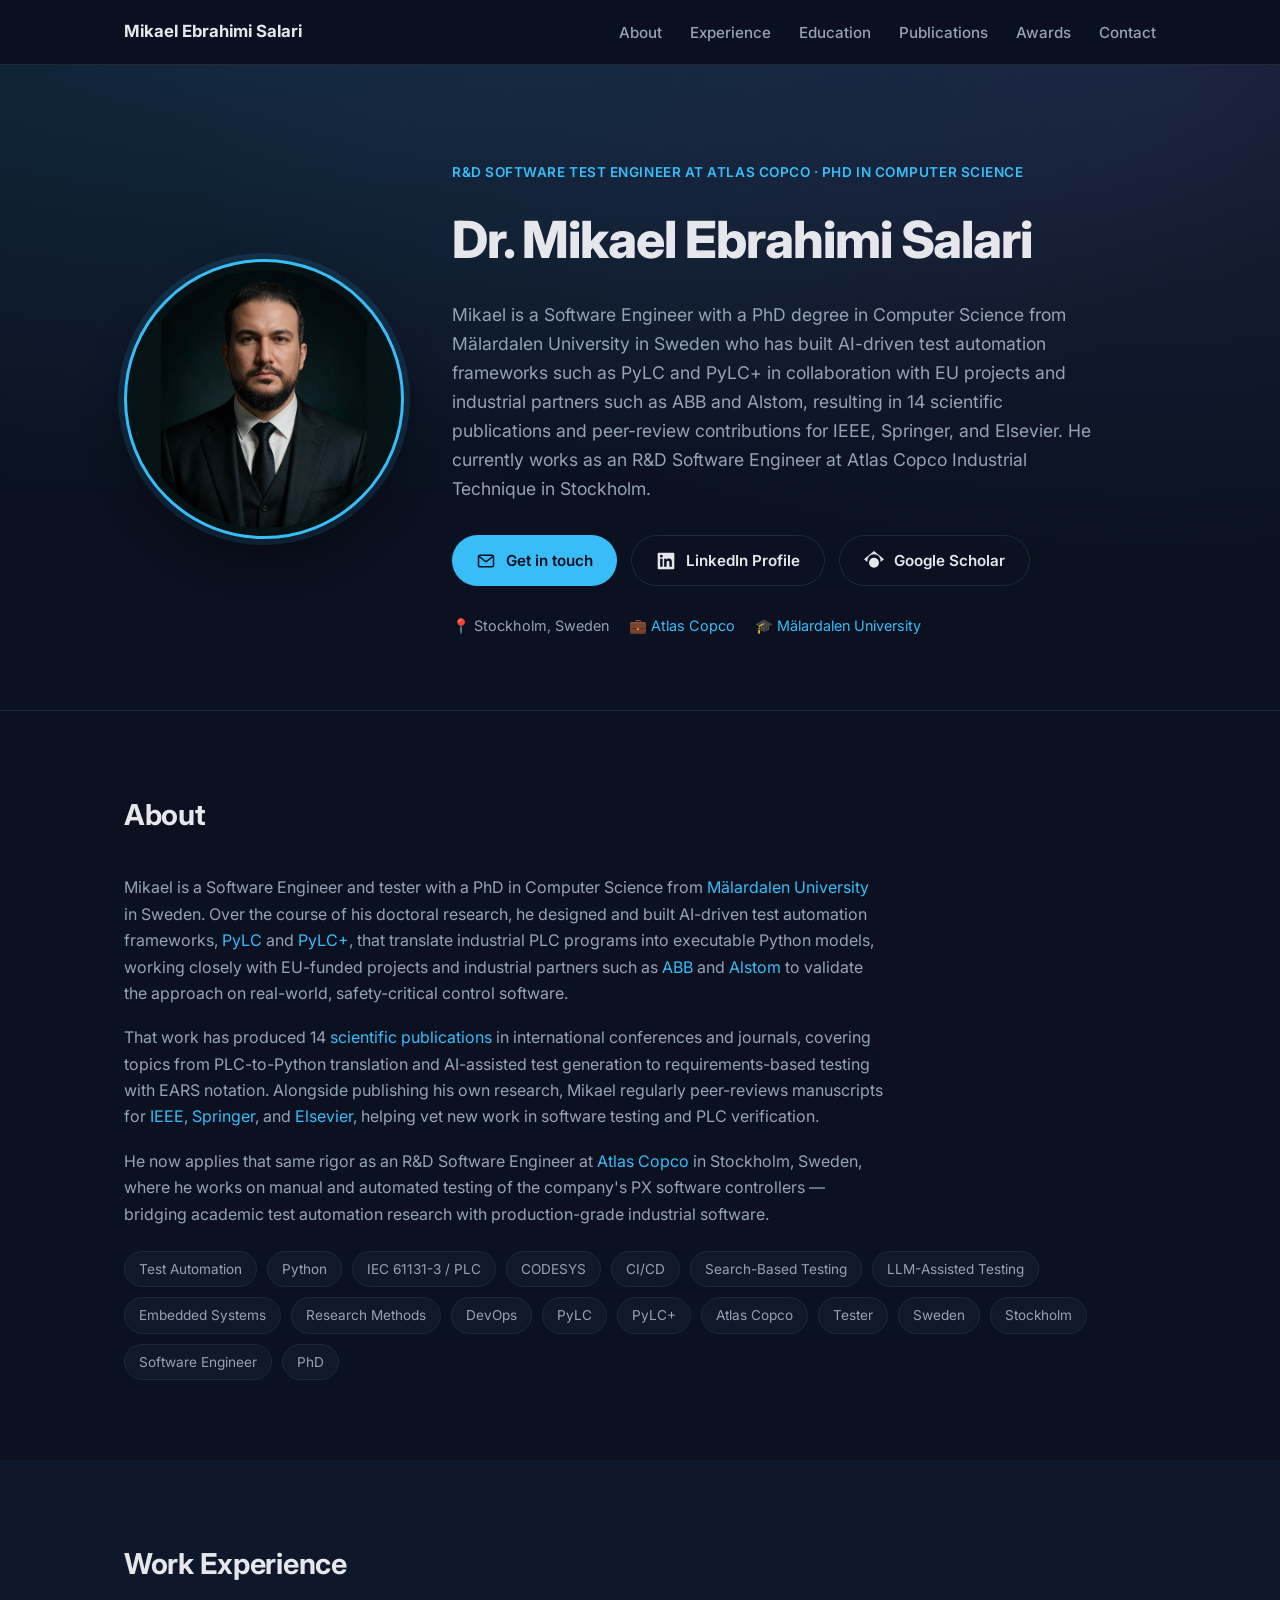
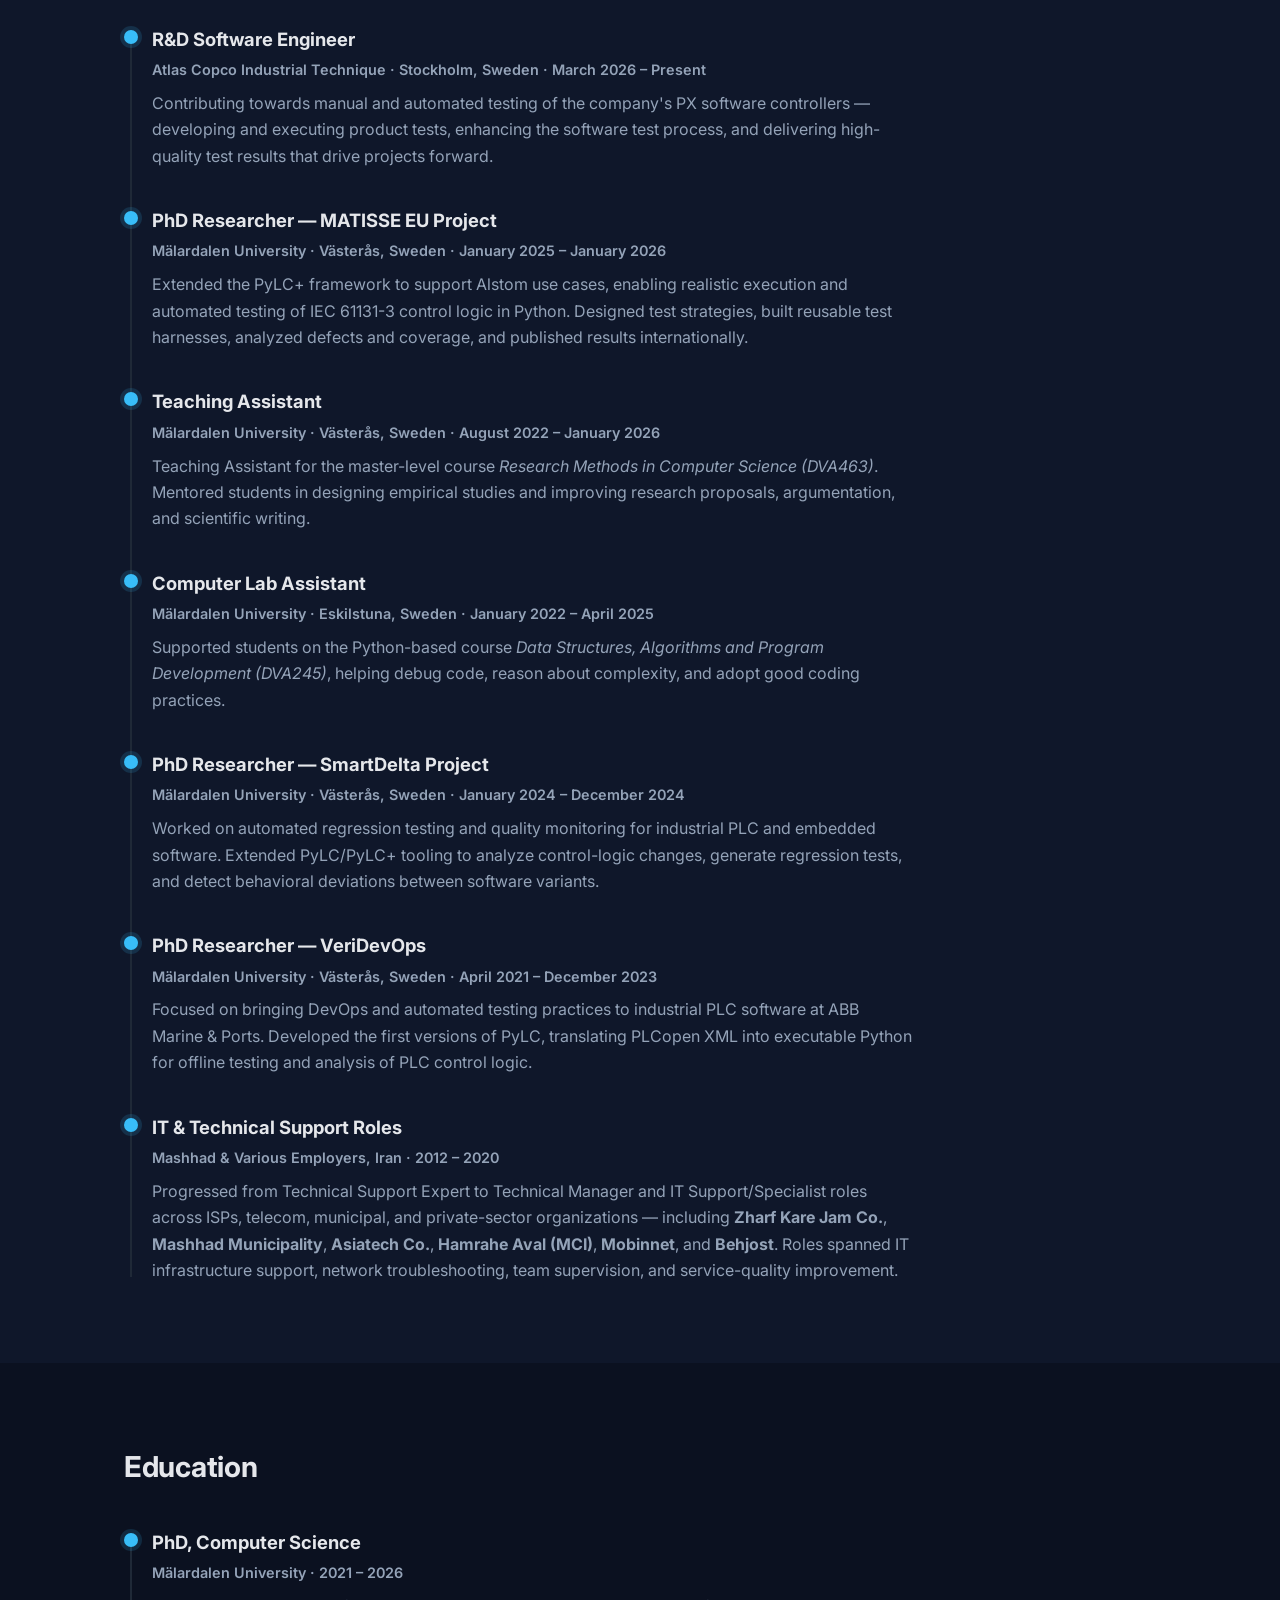
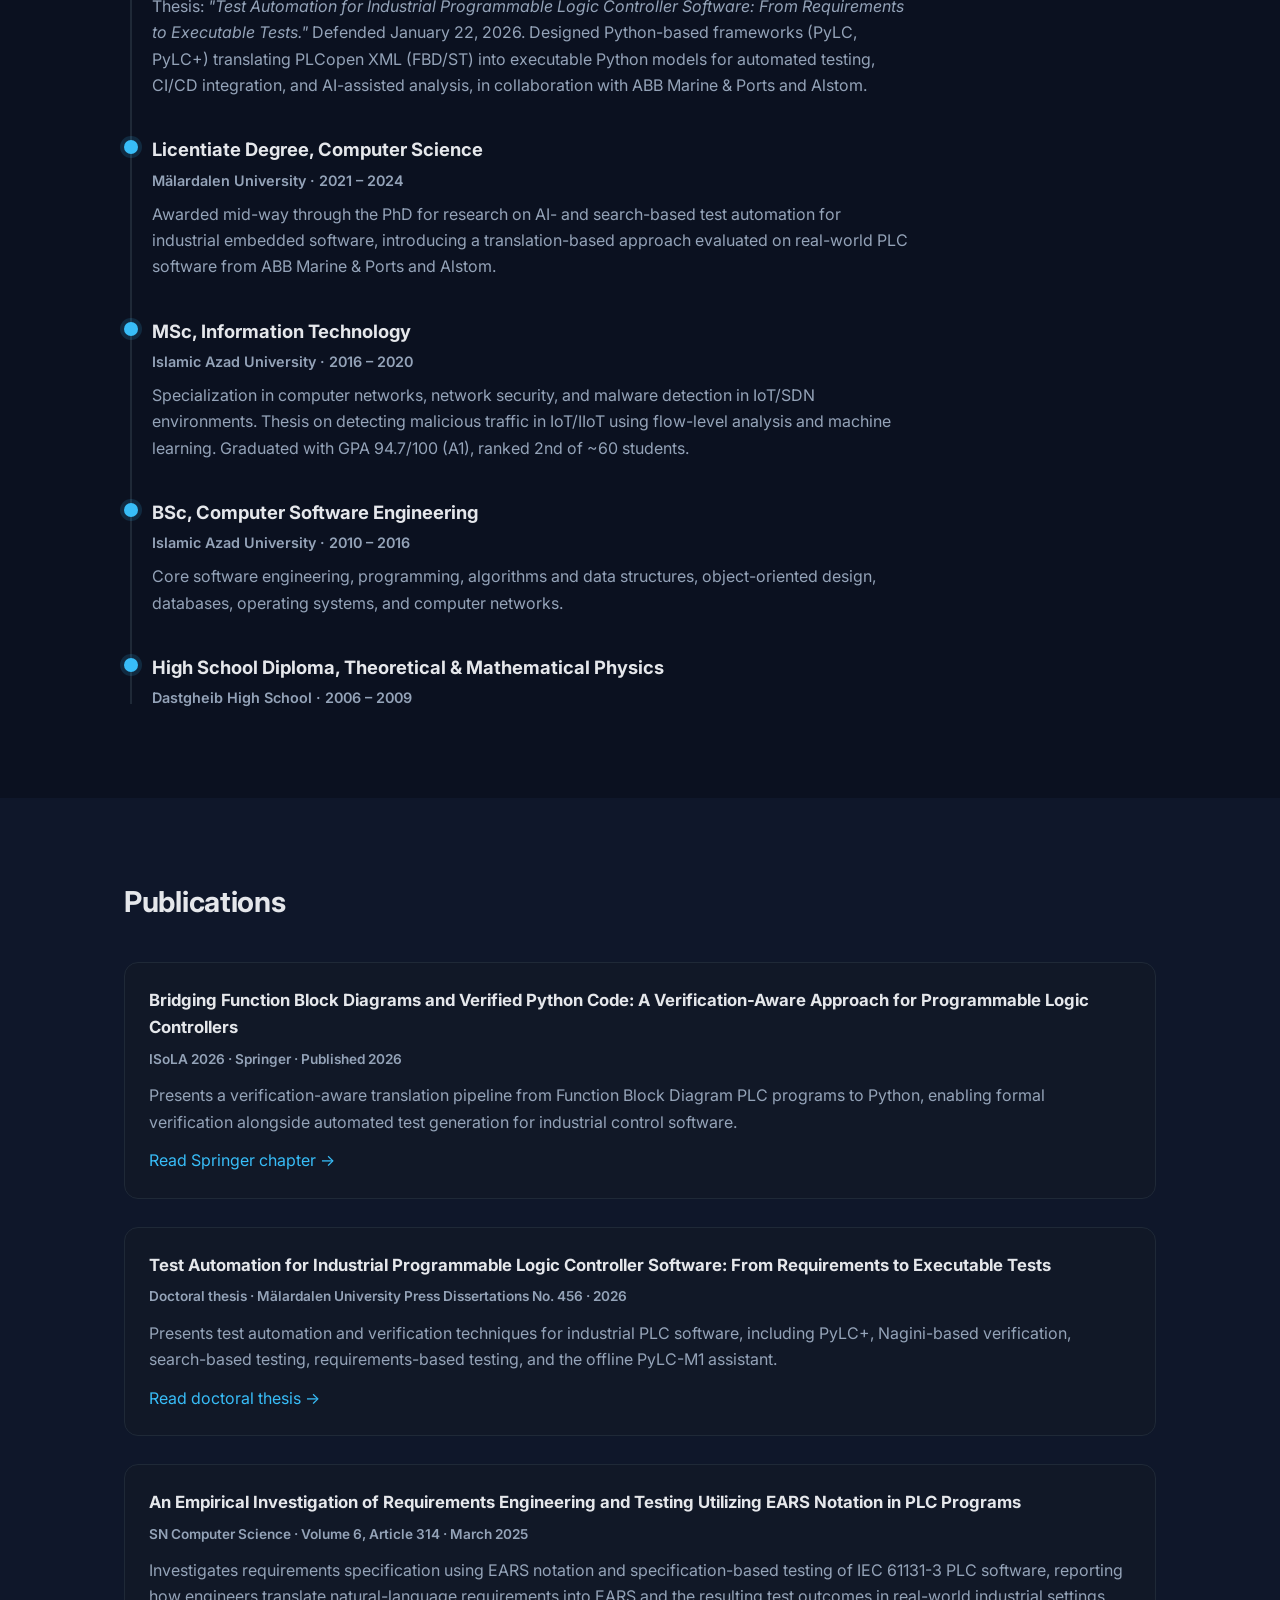
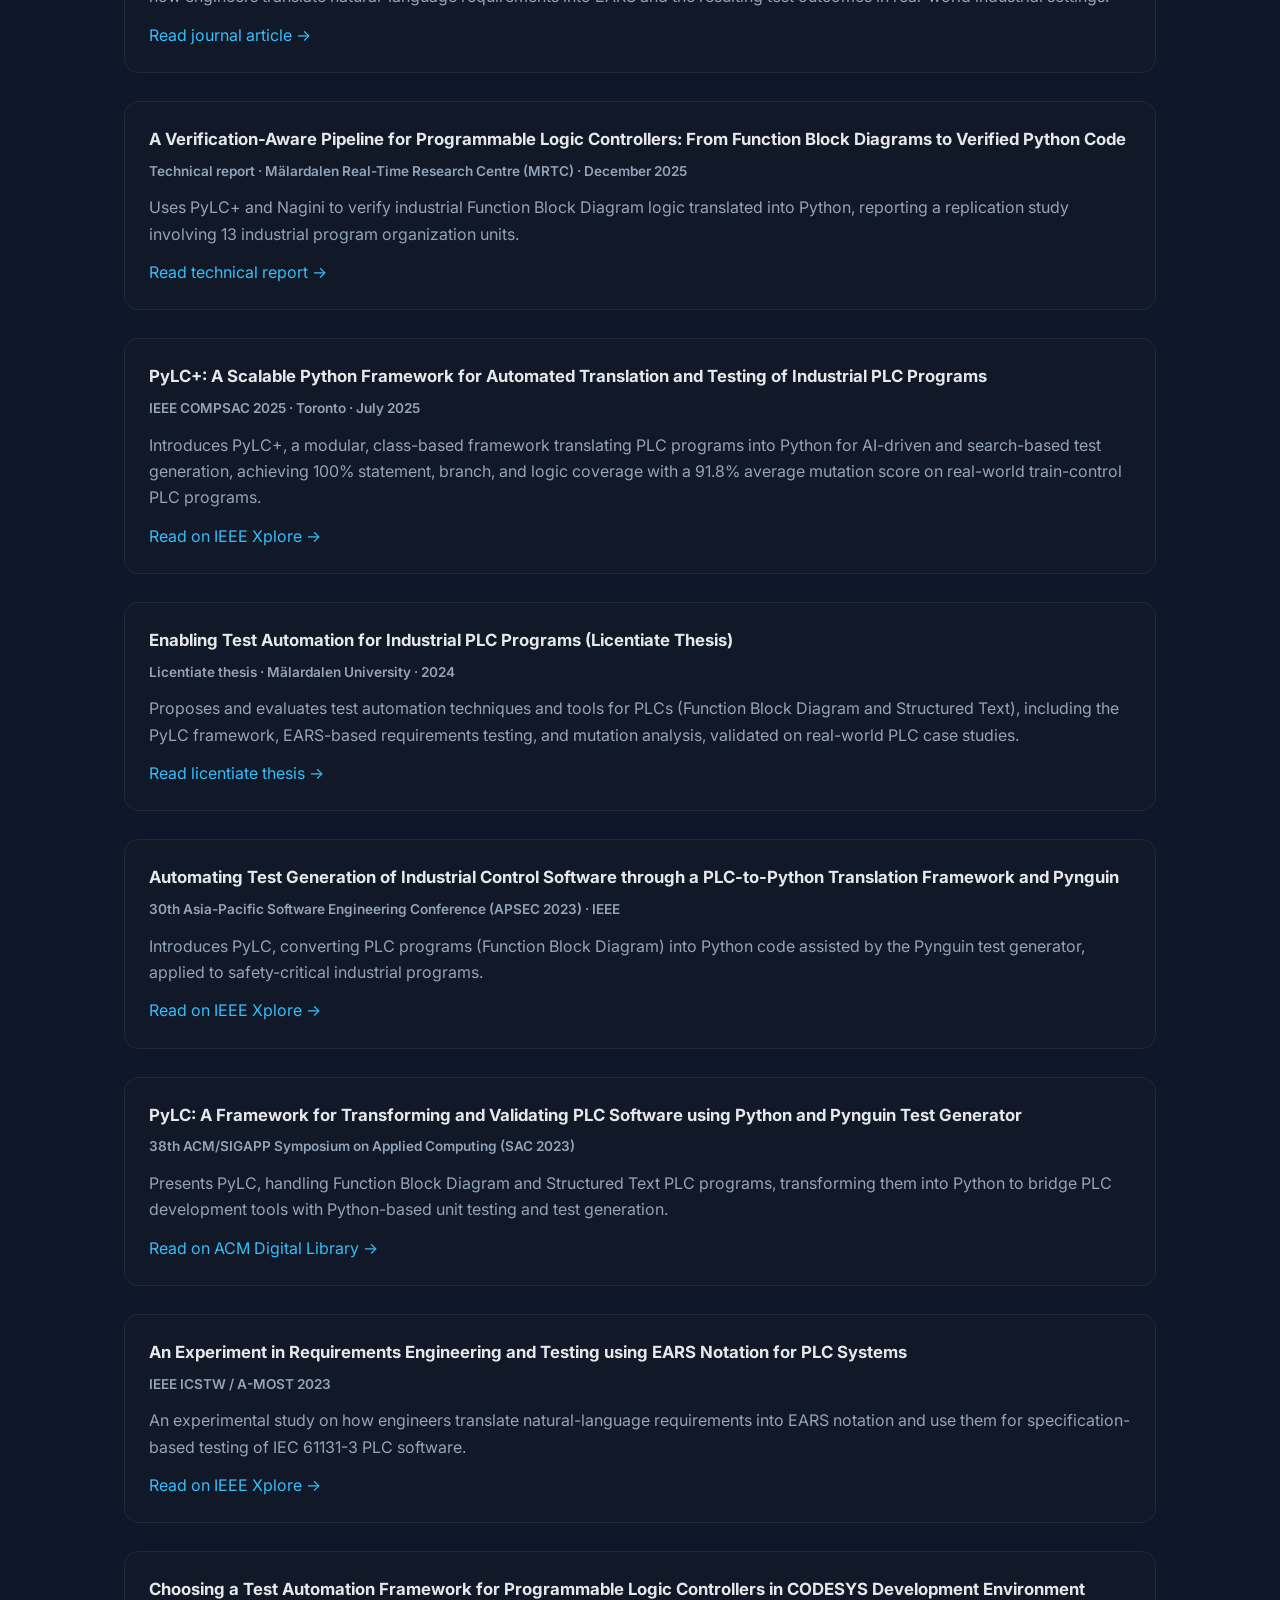
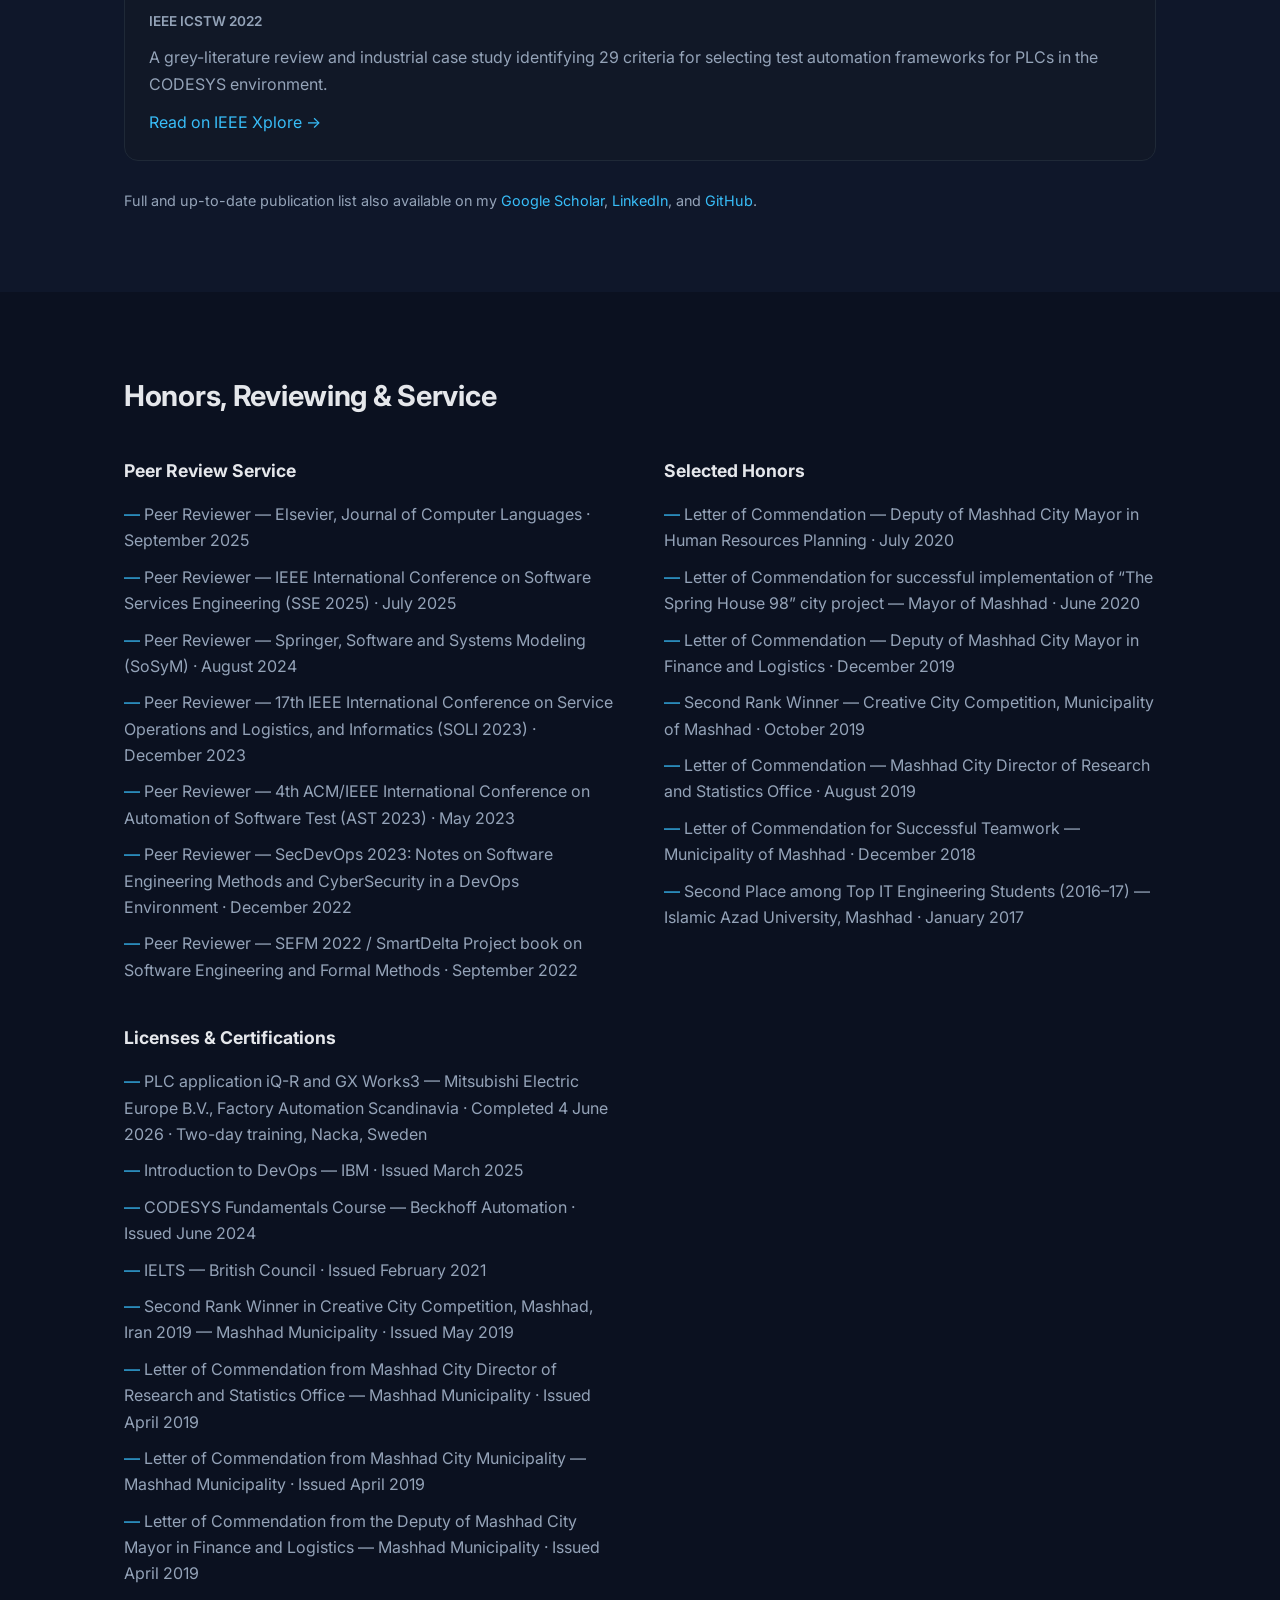
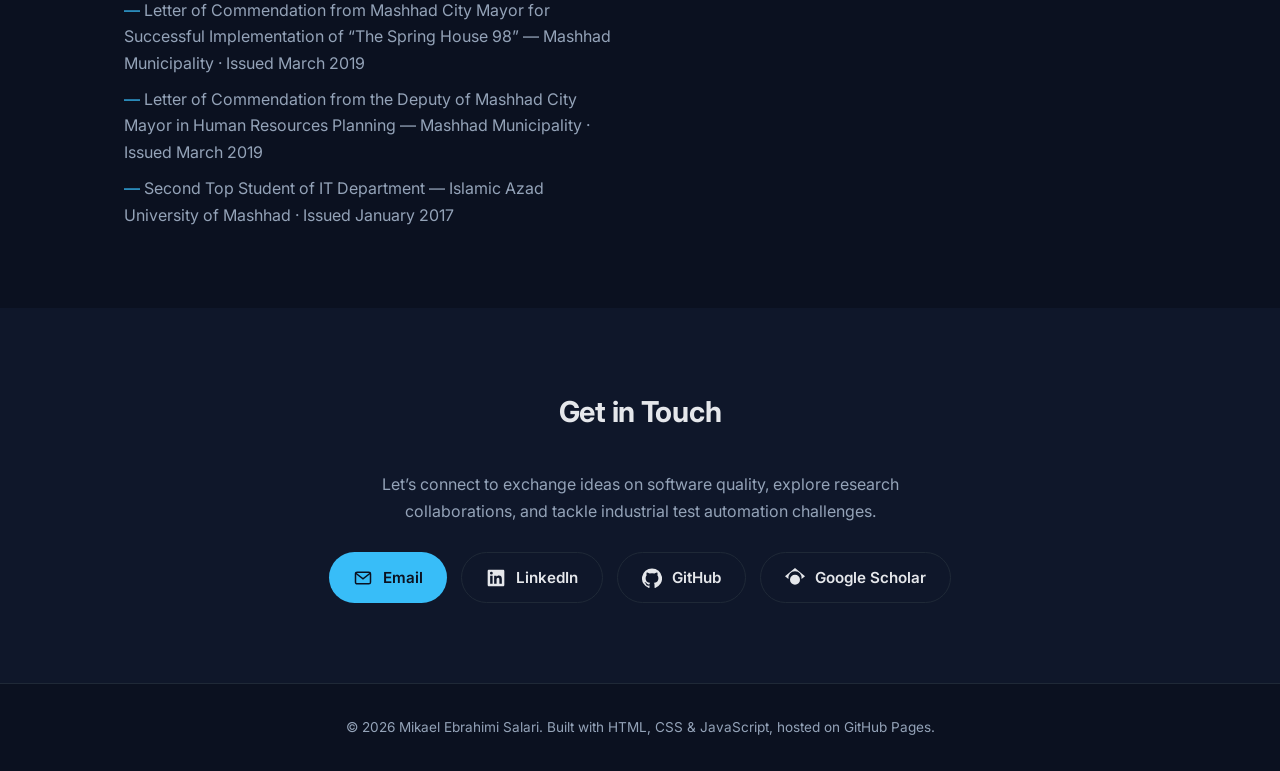
<file: index.html>
<!DOCTYPE html>
<html lang="en">
<head>
<meta charset="UTF-8">
<meta name="viewport" content="width=device-width, initial-scale=1.0">
<meta name="google-site-verification" content="f3mkXRYbrAKHjymsrVOx9gh6V1ifHVsFwis_HDIWxzc" />
<meta name="google-site-verification" content="g4Xh_iKRYjEBX0vx6jt4iLphlC_CiyZt5rns9j79iyM" />
<title>Mikael Ebrahimi Salari, PhD — Software Engineer</title>
<meta name="description" content="Personal website of Dr. Mikael Ebrahimi Salari — R&D Software Engineer at Atlas Copco Industrial Technique, PhD in Computer Science, specializing in AI-driven test automation for industrial PLC software.">
<link rel="preconnect" href="https://fonts.googleapis.com">
<link href="https://fonts.googleapis.com/css2?family=Inter:wght@400;500;600;700;800&display=swap" rel="stylesheet">
<link rel="stylesheet" href="style.css">
<link rel="icon" href="data:,">
</head>
<body>
<header class="navbar">
  <div class="container nav-inner">
    <a href="#home" class="brand">Mikael Ebrahimi Salari</a>
    <nav>
      <ul class="nav-links">
        <li><a href="#about">About</a></li>
        <li><a href="#experience">Experience</a></li>
        <li><a href="#education">Education</a></li>
        <li><a href="#publications">Publications</a></li>
        <li><a href="#awards">Awards</a></li>
        <li><a href="#contact">Contact</a></li>
      </ul>
    </nav>
    <button class="nav-toggle" id="navToggle" aria-label="Toggle navigation">&#9776;</button>
  </div>
</header>

<section id="home" class="hero">
  <div class="container hero-inner">
    <img src="photo.jpg" alt="Mikael Ebrahimi Salari" class="hero-photo" onerror="this.style.display='none'">
    <div class="hero-text">
      <p class="eyebrow">Software Engineer · PhD in Computer Science</p>
      <h1>Dr. Mikael Ebrahimi Salari</h1>
      <p class="hero-sub">Mikael is a Software Engineer with a PhD degree in Computer Science from Mälardalen University in Sweden who has built AI-driven test automation frameworks such as PyLC and PyLC+ in collaboration with EU projects and industrial partners such as ABB and Alstom, resulting in 14 scientific publications and peer-review contributions for IEEE, Springer, and Elsevier. He currently works as an R&amp;D Software Engineer at Atlas Copco Industrial Technique in Stockholm.</p>
      <div class="hero-actions">
        <a href="#contact" class="btn btn-primary">Get in touch</a>
        <a href="https://www.linkedin.com/in/mikael-salari/" target="_blank" rel="noopener" class="btn btn-outline">LinkedIn Profile</a>
        <a href="https://scholar.google.com/citations?user=1Mv2sJUAAAAJ&hl=en" target="_blank" rel="noopener" class="btn btn-outline">Google Scholar</a>
      </div>
      <div class="hero-meta">
        <span>📍 Stockholm, Sweden</span>
        <span>💼 <a href="https://www.atlascopco.com" target="_blank" rel="noopener">Atlas Copco</a></span>
        <span>🎓 <a href="https://www.mdu.se" target="_blank" rel="noopener">Mälardalen University</a></span>
      </div>
    </div>
  </div>
</section>

<section id="about" class="section">
  <div class="container">
    <h2 class="section-title">About</h2>
    <div class="about-grid">
      <p>
        Mikael is a Software Engineer and tester with a PhD in Computer Science from
        <a href="https://www.mdu.se" target="_blank" rel="noopener">Mälardalen University</a> in Sweden.
        Over the course of his doctoral research, he designed and built AI-driven test automation
        frameworks, <a href="https://github.com/MikaelSalari/PyLC" target="_blank" rel="noopener">PyLC</a>
        and <a href="https://github.com/MikaelSalari/PyLC" target="_blank" rel="noopener">PyLC+</a>, that
        translate industrial PLC programs into executable Python models, working closely with EU-funded
        projects and industrial partners such as
        <a href="https://global.abb" target="_blank" rel="noopener">ABB</a> and
        <a href="https://www.alstom.com" target="_blank" rel="noopener">Alstom</a> to validate the approach
        on real-world, safety-critical control software.
      </p>
      <p>
        That work has produced 14
        <a href="https://scholar.google.com/citations?user=1Mv2sJUAAAAJ&hl=en" target="_blank" rel="noopener">scientific publications</a>
        in international conferences and journals, covering topics from PLC-to-Python translation and
        AI-assisted test generation to requirements-based testing with EARS notation. Alongside publishing
        his own research, Mikael regularly peer-reviews manuscripts for
        <a href="https://www.ieee.org" target="_blank" rel="noopener">IEEE</a>,
        <a href="https://www.springer.com" target="_blank" rel="noopener">Springer</a>, and
        <a href="https://www.elsevier.com" target="_blank" rel="noopener">Elsevier</a>, helping vet new work
        in software testing and PLC verification.
      </p>
      <p>
        He now applies that same rigor as an R&amp;D Software Engineer at
        <a href="https://www.atlascopco.com" target="_blank" rel="noopener">Atlas Copco</a> in Stockholm,
        Sweden, where he works on manual and automated testing of the company's PX software controllers
        — bridging academic test automation research with production-grade industrial software.
      </p>
      <div class="skill-tags">
        <span>Test Automation</span><span>Python</span><span>IEC 61131-3 / PLC</span>
        <span>CODESYS</span><span>CI/CD</span><span>Search-Based Testing</span>
        <span>LLM-Assisted Testing</span><span>Embedded Systems</span>
        <span>Research Methods</span><span>DevOps</span>
        <span>PyLC</span><span>PyLC+</span><span>Atlas Copco</span><span>Tester</span>
        <span>Sweden</span><span>Stockholm</span><span>Software Engineer</span><span>PhD</span>
      </div>
    </div>
  </div>
</section>

<section id="experience" class="section alt">
  <div class="container">
    <h2 class="section-title">Work Experience</h2>
    <div class="timeline">

      <div class="timeline-item">
        <div class="timeline-dot"></div>
        <div class="timeline-content">
          <h3>R&amp;D Software Engineer</h3>
          <p class="role-meta">Atlas Copco Industrial Technique · Stockholm, Sweden · March 2026 – Present</p>
          <p>Contributing towards manual and automated testing of the company's PX software controllers — developing and executing product tests, enhancing the software test process, and delivering high-quality test results that drive projects forward.</p>
        </div>
      </div>

      <div class="timeline-item">
        <div class="timeline-dot"></div>
        <div class="timeline-content">
          <h3>PhD Researcher — MATISSE EU Project</h3>
          <p class="role-meta">Mälardalen University · Västerås, Sweden · January 2025 – January 2026</p>
          <p>Extended the PyLC+ framework to support Alstom use cases, enabling realistic execution and automated testing of IEC 61131-3 control logic in Python. Designed test strategies, built reusable test harnesses, analyzed defects and coverage, and published results internationally.</p>
        </div>
      </div>

      <div class="timeline-item">
        <div class="timeline-dot"></div>
        <div class="timeline-content">
          <h3>Teaching Assistant</h3>
          <p class="role-meta">Mälardalen University · Västerås, Sweden · August 2022 – January 2026</p>
          <p>Teaching Assistant for the master-level course <em>Research Methods in Computer Science (DVA463)</em>. Mentored students in designing empirical studies and improving research proposals, argumentation, and scientific writing.</p>
        </div>
      </div>

      <div class="timeline-item">
        <div class="timeline-dot"></div>
        <div class="timeline-content">
          <h3>Computer Lab Assistant</h3>
          <p class="role-meta">Mälardalen University · Eskilstuna, Sweden · January 2022 – April 2025</p>
          <p>Supported students on the Python-based course <em>Data Structures, Algorithms and Program Development (DVA245)</em>, helping debug code, reason about complexity, and adopt good coding practices.</p>
        </div>
      </div>

      <div class="timeline-item">
        <div class="timeline-dot"></div>
        <div class="timeline-content">
          <h3>PhD Researcher — SmartDelta Project</h3>
          <p class="role-meta">Mälardalen University · Västerås, Sweden · January 2024 – December 2024</p>
          <p>Worked on automated regression testing and quality monitoring for industrial PLC and embedded software. Extended PyLC/PyLC+ tooling to analyze control-logic changes, generate regression tests, and detect behavioral deviations between software variants.</p>
        </div>
      </div>

      <div class="timeline-item">
        <div class="timeline-dot"></div>
        <div class="timeline-content">
          <h3>PhD Researcher — VeriDevOps</h3>
          <p class="role-meta">Mälardalen University · Västerås, Sweden · April 2021 – December 2023</p>
          <p>Focused on bringing DevOps and automated testing practices to industrial PLC software at ABB Marine &amp; Ports. Developed the first versions of PyLC, translating PLCopen XML into executable Python for offline testing and analysis of PLC control logic.</p>
        </div>
      </div>

      <div class="timeline-item">
        <div class="timeline-dot"></div>
        <div class="timeline-content">
          <h3>IT &amp; Technical Support Roles</h3>
          <p class="role-meta">Mashhad &amp; Various Employers, Iran · 2012 – 2020</p>
          <p>Progressed from Technical Support Expert to Technical Manager and IT Support/Specialist roles across ISPs, telecom, municipal, and private-sector organizations — including <strong>Zharf Kare Jam Co.</strong>, <strong>Mashhad Municipality</strong>, <strong>Asiatech Co.</strong>, <strong>Hamrahe Aval (MCI)</strong>, <strong>Mobinnet</strong>, and <strong>Behjost</strong>. Roles spanned IT infrastructure support, network troubleshooting, team supervision, and service-quality improvement.</p>
        </div>
      </div>

    </div>
  </div>
</section>

<section id="education" class="section">
  <div class="container">
    <h2 class="section-title">Education</h2>
    <div class="timeline">

      <div class="timeline-item">
        <div class="timeline-dot"></div>
        <div class="timeline-content">
          <h3>PhD, Computer Science</h3>
          <p class="role-meta">Mälardalen University · 2021 – 2026</p>
          <p>Thesis: <em>"Test Automation for Industrial Programmable Logic Controller Software: From Requirements to Executable Tests."</em> Defended January 22, 2026. Designed Python-based frameworks (PyLC, PyLC+) translating PLCopen XML (FBD/ST) into executable Python models for automated testing, CI/CD integration, and AI-assisted analysis, in collaboration with ABB Marine &amp; Ports and Alstom.</p>
        </div>
      </div>

      <div class="timeline-item">
        <div class="timeline-dot"></div>
        <div class="timeline-content">
          <h3>Licentiate Degree, Computer Science</h3>
          <p class="role-meta">Mälardalen University · 2021 – 2024</p>
          <p>Awarded mid-way through the PhD for research on AI- and search-based test automation for industrial embedded software, introducing a translation-based approach evaluated on real-world PLC software from ABB Marine &amp; Ports and Alstom.</p>
        </div>
      </div>

      <div class="timeline-item">
        <div class="timeline-dot"></div>
        <div class="timeline-content">
          <h3>MSc, Information Technology</h3>
          <p class="role-meta">Islamic Azad University · 2016 – 2020</p>
          <p>Specialization in computer networks, network security, and malware detection in IoT/SDN environments. Thesis on detecting malicious traffic in IoT/IIoT using flow-level analysis and machine learning. Graduated with GPA 94.7/100 (A1), ranked 2nd of ~60 students.</p>
        </div>
      </div>

      <div class="timeline-item">
        <div class="timeline-dot"></div>
        <div class="timeline-content">
          <h3>BSc, Computer Software Engineering</h3>
          <p class="role-meta">Islamic Azad University · 2010 – 2016</p>
          <p>Core software engineering, programming, algorithms and data structures, object-oriented design, databases, operating systems, and computer networks.</p>
        </div>
      </div>

      <div class="timeline-item">
        <div class="timeline-dot"></div>
        <div class="timeline-content">
          <h3>High School Diploma, Theoretical &amp; Mathematical Physics</h3>
          <p class="role-meta">Dastgheib High School · 2006 – 2009</p>
        </div>
      </div>

    </div>
  </div>
</section>

<section id="publications" class="section alt">
  <div class="container">
    <h2 class="section-title">Publications</h2>
    <div class="pub-list">

      <div class="pub-item">
        <h3>Bridging Function Block Diagrams and Verified Python Code: A Verification-Aware Approach for Programmable Logic Controllers</h3>
        <p class="pub-meta">ISoLA 2026 (accepted)</p>
        <p>Presents a verification-aware translation pipeline from Function Block Diagram PLC programs to Python, enabling formal verification alongside automated test generation for industrial control software.</p>
        <a href="https://scholar.google.com/citations?user=1Mv2sJUAAAAJ&hl=en" target="_blank" rel="noopener">View on Google Scholar →</a>
      </div>

      <div class="pub-item">
        <h3>An Empirical Investigation of Requirements Engineering and Testing Utilizing EARS Notation in PLC Programs</h3>
        <p class="pub-meta">Springer Nature (SN Computer Science) · March 2025</p>
        <p>Investigates requirements specification using EARS notation and specification-based testing of IEC 61131-3 PLC software, reporting how engineers translate natural-language requirements into EARS and the resulting test outcomes in real-world industrial settings.</p>
        <a href="https://link.springer.com/article/10.1007/s42979-025-03843-3" target="_blank" rel="noopener">Read publication →</a>
      </div>

      <div class="pub-item">
        <h3>PyLC+: A Scalable Python Framework for Automated Translation and Testing of Industrial PLC Programs</h3>
        <p class="pub-meta">49th IEEE International Conference on Computers, Software, and Applications (COMPSAC 2025) · Toronto</p>
        <p>Introduces PyLC+, a modular, class-based framework translating PLC programs into Python for AI-driven and search-based test generation, achieving 100% statement, branch, and logic coverage with a 91.8% average mutation score on real-world train-control PLC programs.</p>
        <a href="https://ieeexplore.ieee.org/" target="_blank" rel="noopener">View on IEEE Xplore →</a>
      </div>

      <div class="pub-item">
        <h3>Enabling Test Automation for Industrial PLC Programs (PhD Thesis)</h3>
        <p class="pub-meta">Mälardalen University · April 2024</p>
        <p>Proposes and evaluates test automation techniques and tools for PLCs (Function Block Diagram and Structured Text), including the PyLC framework, EARS-based requirements testing, and mutation analysis, validated on real-world PLC case studies.</p>
        <a href="https://www.diva-portal.org/smash/record.jsf?pid=diva2:1848304" target="_blank" rel="noopener">Read thesis →</a>
      </div>

      <div class="pub-item">
        <h3>Automating Test Generation of Industrial Control Software through a PLC-to-Python Translation Framework and Pynguin</h3>
        <p class="pub-meta">IEEE · April 2024</p>
        <p>Introduces PyLC, converting PLC programs (Function Block Diagram) into Python code assisted by the Pynguin test generator, applied to safety-critical industrial programs.</p>
        <a href="https://ieeexplore.ieee.org/abstract/document/10479451" target="_blank" rel="noopener">View on IEEE Xplore →</a>
      </div>

      <div class="pub-item">
        <h3>PyLC: A Framework for Transforming and Validating PLC Software using Python and Pynguin Test Generator</h3>
        <p class="pub-meta">ACM · June 2023</p>
        <p>Presents PyLC, handling Function Block Diagram and Structured Text PLC programs, transforming them into Python to bridge PLC development tools with Python-based unit testing and test generation.</p>
        <a href="https://dl.acm.org/doi/abs/10.1145/3555776.3577698" target="_blank" rel="noopener">View on ACM DL →</a>
      </div>

      <div class="pub-item">
        <h3>An Experiment in Requirements Engineering and Testing using EARS Notation for PLC Systems</h3>
        <p class="pub-meta">IEEE · May 2023</p>
        <p>An experimental study on how engineers translate natural-language requirements into EARS notation and use them for specification-based testing of IEC 61131-3 PLC software.</p>
        <a href="https://ieeexplore.ieee.org/abstract/document/10132248" target="_blank" rel="noopener">View on IEEE Xplore →</a>
      </div>

      <div class="pub-item">
        <h3>Choosing a Test Automation Framework for Programmable Logic Controllers in CODESYS Development Environment</h3>
        <p class="pub-meta">IEEE · June 2022</p>
        <p>A grey-literature review and industrial case study identifying 29 criteria for selecting test automation frameworks for PLCs in the CODESYS environment.</p>
        <a href="https://ieeexplore.ieee.org/abstract/document/9787944" target="_blank" rel="noopener">View on IEEE Xplore →</a>
      </div>

    </div>
    <p class="pub-note">Full and up-to-date publication list also available on my <a href="https://scholar.google.com/citations?user=1Mv2sJUAAAAJ&hl=en" target="_blank" rel="noopener">Google Scholar</a>, <a href="https://www.linkedin.com/in/mikael-salari/" target="_blank" rel="noopener">LinkedIn</a>, and <a href="https://github.com/MikaelSalari" target="_blank" rel="noopener">GitHub</a>.</p>
  </div>
</section>

<section id="awards" class="section">
  <div class="container">
    <h2 class="section-title">Honors, Reviewing &amp; Service</h2>
    <div class="two-col">
      <div>
        <h3 class="sub-heading">Peer Review Service</h3>
        <ul class="plain-list">
          <li>Elsevier — Journal of Computer Languages (2025)</li>
          <li>IEEE SSE 2025 — International Conference on Software Services Engineering</li>
          <li>Springer — Journal on Software and Systems Modeling (SoSyM 2024)</li>
          <li>IEEE SOLI 2023 — International Conference on Service Operations, Logistics and Informatics</li>
          <li>ACM/IEEE AST 2023 — International Conference on Automation of Software Test</li>
          <li>SecDevOps 2023 &amp; IEEE SEFM 2022 (SmartDelta Project Book)</li>
        </ul>
      </div>
      <div>
        <h3 class="sub-heading">Selected Honors</h3>
        <ul class="plain-list">
          <li>Second Rank Winner, Creative City Competition, Mashhad, Iran (2019)</li>
          <li>Multiple Letters of Commendation, Mashhad Municipality (2018–2020)</li>
          <li>2nd Place, Top IT Engineering Students, Islamic Azad University Mashhad (2016–17)</li>
        </ul>
      </div>
    </div>
    <div class="two-col" style="margin-top:40px;">
      <div>
        <h3 class="sub-heading">Licenses &amp; Certifications</h3>
        <ul class="plain-list">
          <li>CODESYS Fundamentals Course — Beckhoff Automation</li>
          <li>Introduction to DevOps — IBM</li>
        </ul>
      </div>
    </div>
  </div>
</section>

<section id="contact" class="section alt">
  <div class="container contact-inner">
    <h2 class="section-title">Get in Touch</h2>
    <p>I'm always open to discussing test automation, PLC software, research collaborations, or new opportunities.</p>
    <div class="contact-links">
      <a href="mailto:mikael.salari@atlascopco.com" class="btn btn-primary">Email</a>
      <a href="https://www.linkedin.com/in/mikael-salari/" target="_blank" rel="noopener" class="btn btn-outline">LinkedIn</a>
      <a href="https://github.com/MikaelSalari" target="_blank" rel="noopener" class="btn btn-outline">GitHub</a>
      <a href="https://scholar.google.com/citations?user=1Mv2sJUAAAAJ&hl=en" target="_blank" rel="noopener" class="btn btn-outline">Google Scholar</a>
    </div>
  </div>
</section>

<footer class="footer">
  <div class="container">
    <p>&copy; <span id="year"></span> Mikael Ebrahimi Salari. Built with HTML, CSS &amp; JavaScript, hosted on GitHub Pages.</p>
  </div>
</footer>

<script src="script.js"></script>
</body>
</html>
</file>
<file: style.css>
:root{
  --bg:#0b1120;
  --bg-alt:#0f172a;
  --surface:#111827;
  --text:#e5e7eb;
  --text-muted:#94a3b8;
  --accent:#38bdf8;
  --accent-2:#818cf8;
  --border:#1f2937;
  --radius:14px;
  --max-width:1080px;
}
*{box-sizing:border-box;margin:0;padding:0;}
html{scroll-behavior:smooth;}
body{
  font-family:'Inter',system-ui,-apple-system,Segoe UI,Roboto,sans-serif;
  background:var(--bg);
  color:var(--text);
  line-height:1.65;
}
.container{max-width:var(--max-width);margin:0 auto;padding:0 24px;}
a{color:var(--accent);text-decoration:none;}
a:hover{text-decoration:underline;}

.navbar{
  position:sticky;top:0;z-index:50;
  background:rgba(11,17,32,0.85);
  backdrop-filter:blur(10px);
  border-bottom:1px solid var(--border);
}
.nav-inner{display:flex;align-items:center;justify-content:space-between;height:64px;}
.brand{font-weight:700;color:var(--text);font-size:1.05rem;}
.brand:hover{text-decoration:none;color:var(--accent);}
.nav-links{list-style:none;display:flex;gap:28px;}
.nav-links a{color:var(--text-muted);font-weight:500;font-size:0.95rem;}
.nav-links a:hover{color:var(--text);text-decoration:none;}
.nav-toggle{display:none;background:none;border:none;color:var(--text);font-size:1.5rem;cursor:pointer;}

.hero{
  padding:96px 0 72px;
  background:radial-gradient(1200px 500px at 20% -10%, rgba(56,189,248,0.15), transparent),
             radial-gradient(1000px 500px at 90% 0%, rgba(129,140,248,0.12), transparent);
  border-bottom:1px solid var(--border);
}
.hero-inner{display:flex;align-items:center;gap:48px;flex-wrap:wrap;}
.hero-photo{
  width:320px;
  height:320px;
  border-radius:50%;
  object-fit:contain;
  object-position:center center;
  padding:8px;
  background:#061314;
  border:3px solid var(--accent);
  box-shadow:0 0 0 6px rgba(56,189,248,0.12), 0 20px 40px rgba(0,0,0,0.4);
  flex-shrink:0;
}
.hero-text{flex:1;min-width:280px;}
.eyebrow{
  color:var(--accent);
  font-weight:600;
  letter-spacing:0.04em;
  text-transform:uppercase;
  font-size:0.85rem;
  margin-bottom:14px;
}
.hero h1{
  font-size:clamp(2rem,4.5vw,3.2rem);
  font-weight:800;
  letter-spacing:-0.02em;
  margin-bottom:18px;
}
.hero-sub{
  max-width:640px;
  color:var(--text-muted);
  font-size:1.1rem;
  margin-bottom:32px;
}
.hero-actions{display:flex;gap:14px;flex-wrap:wrap;margin-bottom:28px;}
.btn{
  display:inline-block;
  padding:12px 24px;
  border-radius:999px;
  font-weight:600;
  font-size:0.95rem;
  transition:all 0.2s ease;
}
.btn:hover{text-decoration:none;transform:translateY(-1px);}
.btn-primary{background:var(--accent);color:#0b1120;}
.btn-primary:hover{background:#5cc9fb;}
.btn-outline{border:1px solid var(--border);color:var(--text);}
.btn-outline:hover{border-color:var(--accent);color:var(--accent);}
.hero-meta{display:flex;gap:20px;flex-wrap:wrap;color:var(--text-muted);font-size:0.9rem;}

.section{padding:80px 0;}
.section.alt{background:var(--bg-alt);}
.section-title{
  font-size:1.8rem;
  font-weight:700;
  margin-bottom:36px;
  letter-spacing:-0.01em;
}
.about-grid p{color:var(--text-muted);margin-bottom:18px;max-width:760px;}
.skill-tags{display:flex;flex-wrap:wrap;gap:10px;margin-top:24px;}
.skill-tags span{
  background:var(--surface);
  border:1px solid var(--border);
  padding:6px 14px;
  border-radius:999px;
  font-size:0.85rem;
  color:var(--text-muted);
}

.timeline{position:relative;padding-left:28px;}
.timeline::before{
  content:'';
  position:absolute;
  left:6px;top:6px;bottom:6px;
  width:2px;
  background:var(--border);
}
.timeline-item{position:relative;margin-bottom:36px;}
.timeline-item:last-child{margin-bottom:0;}
.timeline-dot{
  position:absolute;
  left:-28px;top:6px;
  width:14px;height:14px;
  border-radius:50%;
  background:var(--accent);
  box-shadow:0 0 0 4px rgba(56,189,248,0.15);
}
.timeline-content h3{font-size:1.15rem;font-weight:700;margin-bottom:4px;}
.role-meta{color:var(--accent-2);font-size:0.9rem;font-weight:600;margin-bottom:8px;}
.timeline-content p{color:var(--text-muted);max-width:760px;}

.pub-list{display:flex;flex-direction:column;gap:28px;}
.pub-item{
  background:var(--surface);
  border:1px solid var(--border);
  border-radius:var(--radius);
  padding:24px;
}
.pub-item h3{font-size:1.05rem;font-weight:700;margin-bottom:6px;}
.pub-meta{color:var(--accent-2);font-size:0.85rem;font-weight:600;margin-bottom:10px;}
.pub-item p{color:var(--text-muted);margin-bottom:12px;}
.pub-note{margin-top:28px;color:var(--text-muted);font-size:0.9rem;}

.two-col{display:grid;grid-template-columns:1fr 1fr;gap:48px;}
.sub-heading{font-size:1.1rem;font-weight:700;margin-bottom:16px;}
.plain-list{list-style:none;color:var(--text-muted);display:flex;flex-direction:column;gap:10px;}
.plain-list li::before{content:'— ';color:var(--accent);}

.contact-inner{text-align:center;}
.contact-inner p{color:var(--text-muted);max-width:520px;margin:0 auto 28px;}
.contact-links{display:flex;justify-content:center;gap:14px;flex-wrap:wrap;}

.footer{
  padding:32px 0;
  border-top:1px solid var(--border);
  text-align:center;
  color:var(--text-muted);
  font-size:0.85rem;
}

@media (max-width:768px){
  .nav-links{
    position:absolute;top:64px;left:0;right:0;
    background:var(--bg);
    flex-direction:column;
    padding:20px 24px;
    border-bottom:1px solid var(--border);
    display:none;
  }
  .nav-links.open{display:flex;}
  .nav-toggle{display:block;}
  .two-col{grid-template-columns:1fr;gap:32px;}
  .hero-inner{flex-direction:column;text-align:center;}
  .hero-actions{justify-content:center;}
  .hero-meta{justify-content:center;}
}
</file>
